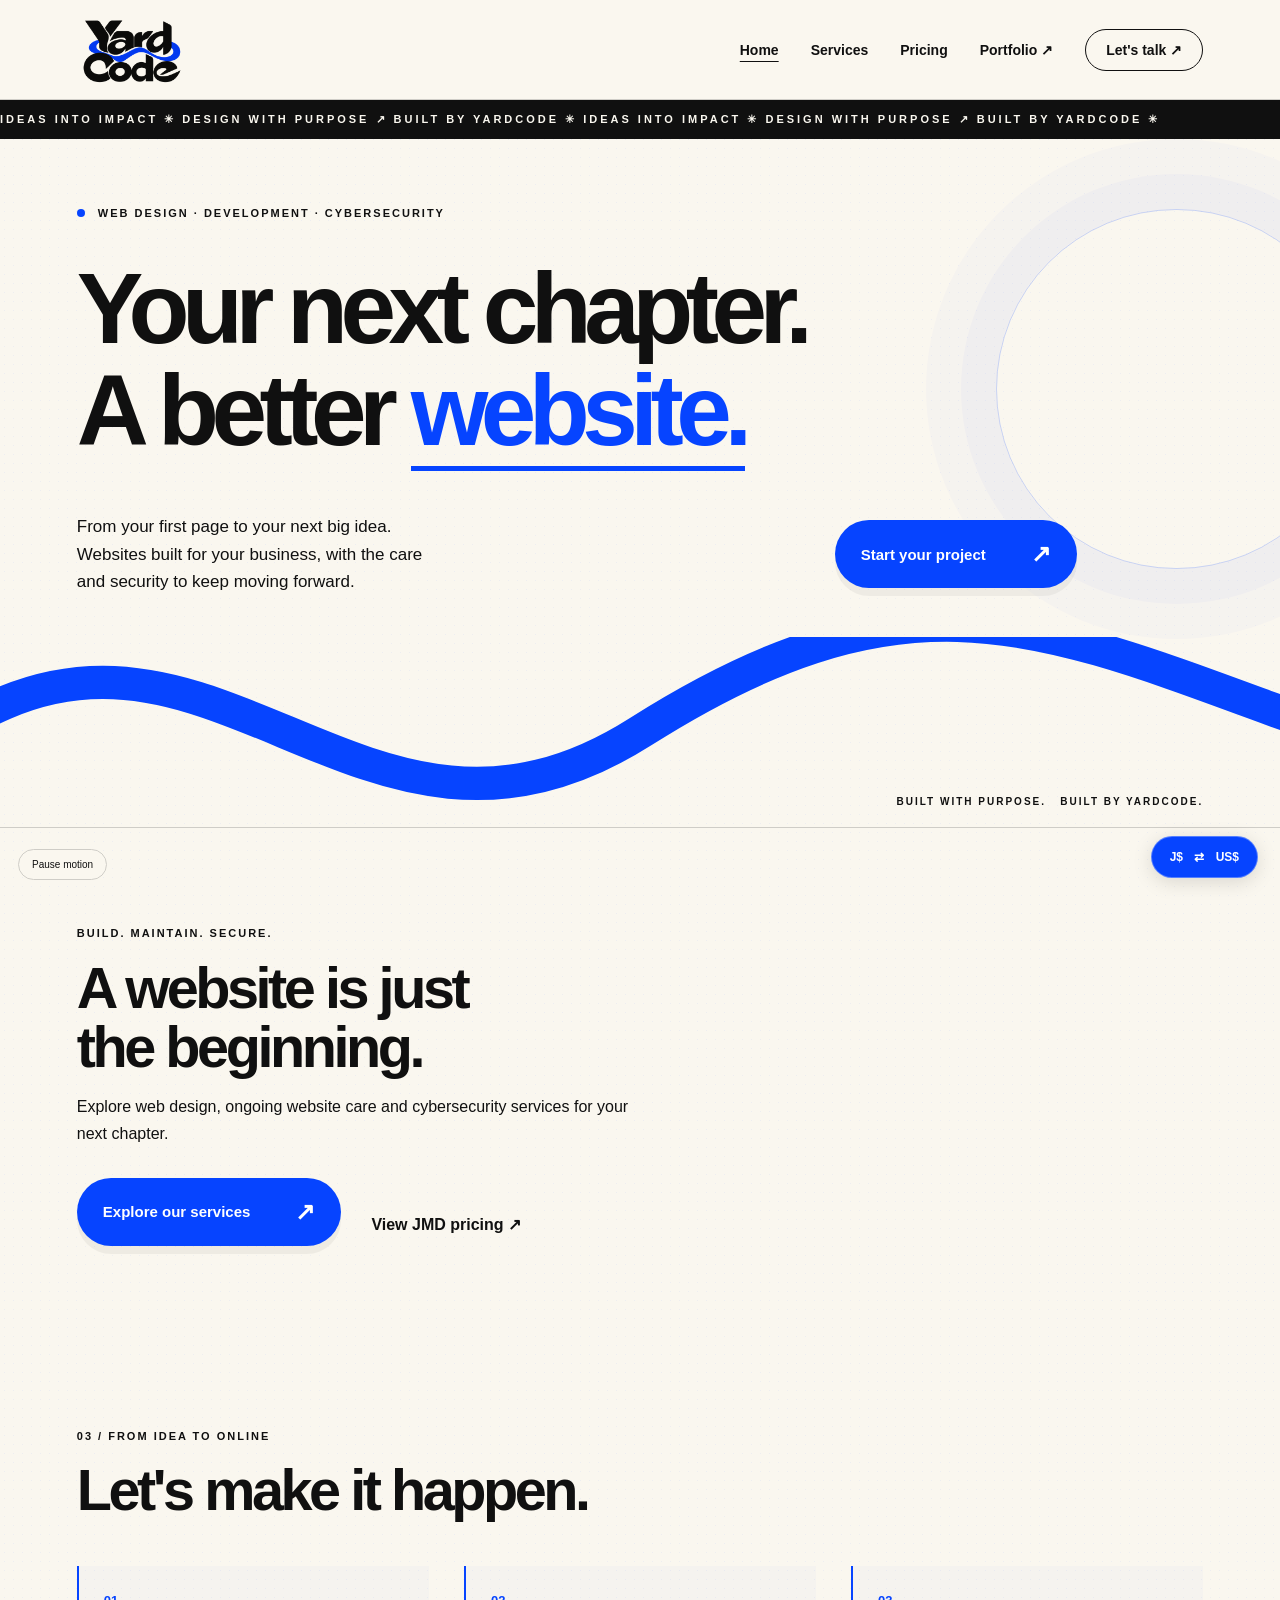
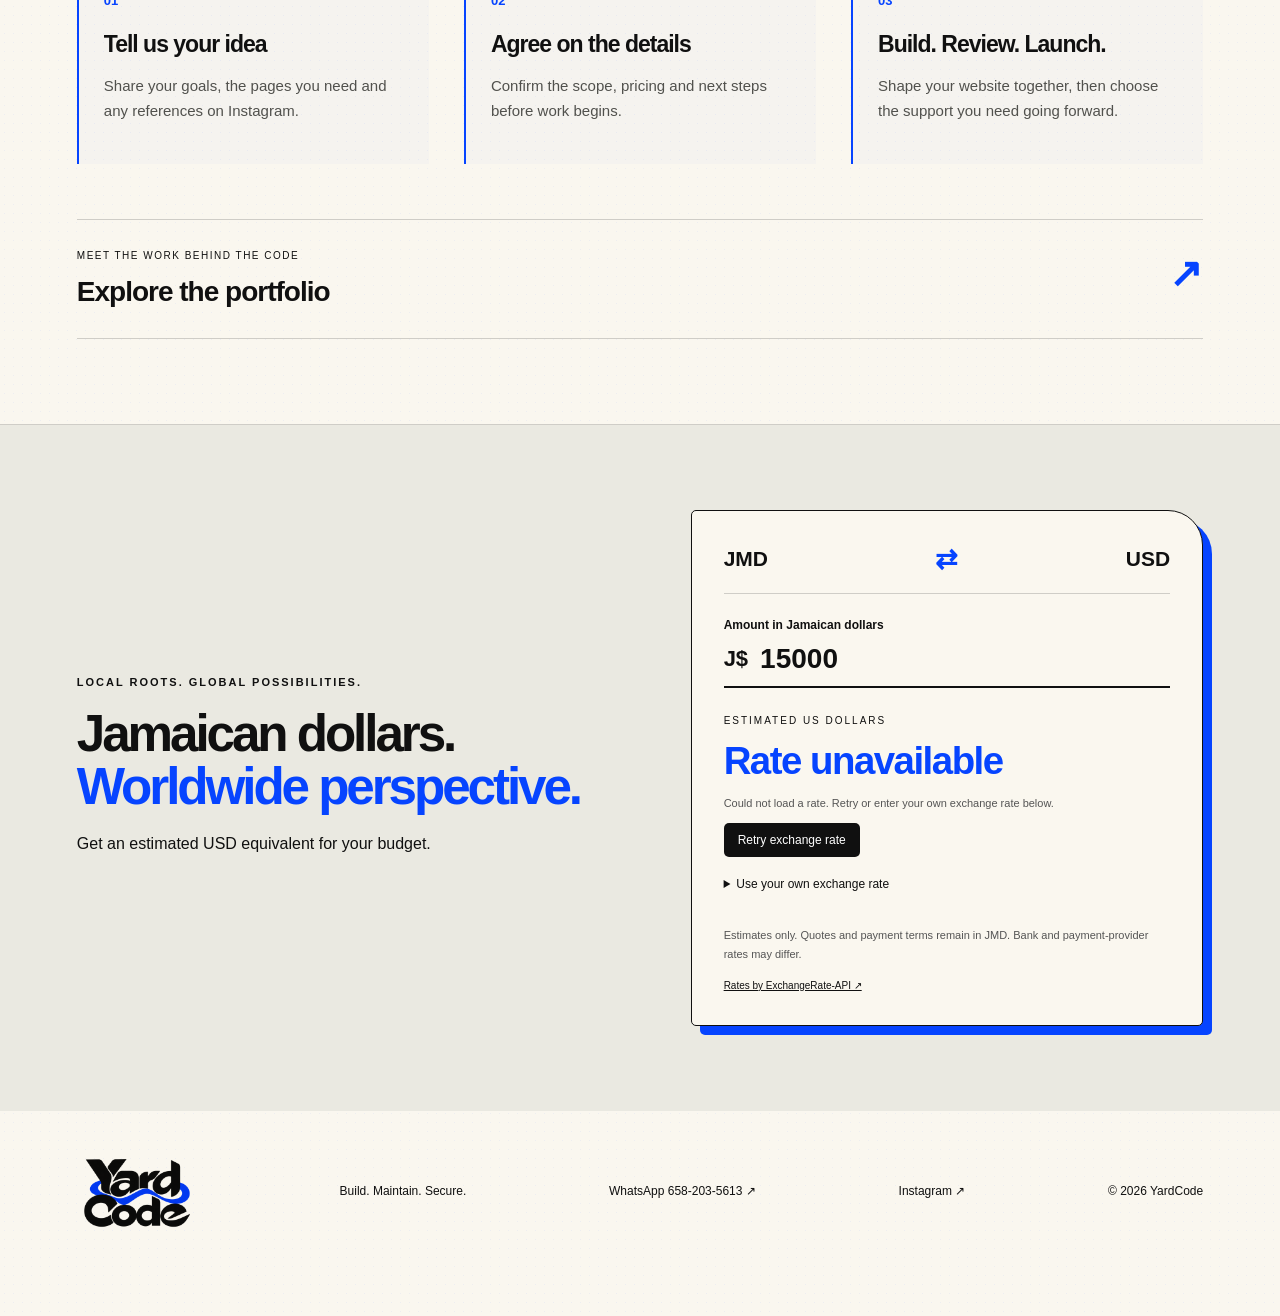
<file: index.html>
<!doctype html>
<html lang="en"><head><meta charset="utf-8"><meta name="viewport" content="width=device-width,initial-scale=1"><meta name="description" content="YardCode web design, website maintenance and cybersecurity services. Explore transparent pricing in Jamaican dollars and discuss your project."><meta name="theme-color" content="#0644ff"><title>YardCode — Build. Maintain. Secure.</title><link rel="stylesheet" href="style.css?v=6"><script src="app.js?v=6" defer></script></head>
<body><a class="skip" href="#main">Skip to content</a>
<header><a class="wordmark" href="index.html" aria-label="YardCode home"><img src="assets/yardcode-logo.png" alt="YardCode" width="1536" height="1024"></a><button class="menu" aria-expanded="false" aria-controls="navigation">Menu +</button><nav id="navigation" aria-label="Main navigation"><a href="index.html" aria-current="page">Home</a><a href="services.html">Services</a><a href="pricing.html">Pricing</a><a href="https://kevorwilliams18-a11y.github.io/" target="_blank" rel="noopener noreferrer">Portfolio ↗</a><a class="small-cta" href="contact.html">Let's talk ↗</a></nav></header><aside class="blackweb-bar" data-blackweb aria-label="BlackWeb Month promotion"><span>BLACKWEB MONTH</span><strong>Up to 50% off all services</strong><span>November 1–30, 2026</span><a href="https://wa.me/16582035613?text=Hi%20YardCode!%20I%20would%20like%20a%20BlackWeb%20Month%20promotional%20quote%20for%20November." target="_blank" rel="noopener noreferrer">Get your November quote ↗</a></aside><div class="brand-ticker" aria-hidden="true"><div>IDEAS INTO IMPACT ✳ DESIGN WITH PURPOSE ↗ BUILT BY YARDCODE ✳ IDEAS INTO IMPACT ✳ DESIGN WITH PURPOSE ↗ BUILT BY YARDCODE ✳</div></div>
<main id="main"><section class="section blackweb-feature" data-blackweb aria-labelledby="blackweb-title"><div><p class="eyebrow"><span data-blackweb-status>COMING NOVEMBER 1</span> / NOVEMBER 1–30, 2026</p><h2 id="blackweb-title">BLACK<span>WEB</span><br>MONTH<span class="blackweb-star" aria-hidden="true">✳</span></h2><p class="blackweb-lead">A whole month. A bigger opportunity.</p><p>Bring your next idea online with <strong>up to 50% off everything</strong>—web design & development, website maintenance and cybersecurity services.</p><a class="button light" href="https://wa.me/16582035613?text=Hi%20YardCode!%20I%20would%20like%20a%20BlackWeb%20Month%20promotional%20quote%20for%20November." target="_blank" rel="noopener noreferrer">Ask about BlackWeb Month <span>↗</span></a><p class="blackweb-terms">Promotion runs November 1–30, 2026. Discounts vary by service and agreed scope, up to a maximum of 50%. Message us to confirm your promotional quote. Standard service inclusions and exclusions apply.</p></div><div class="blackweb-discount" aria-label="Up to 50 percent off"><span>UP TO</span><strong>50<span>%</span></strong><b>OFF ALL SERVICES</b><span>BUILD · MAINTAIN · SECURE</span></div></section><section class="hero"><div class="eyebrow"><span class="dot"></span> WEB DESIGN · DEVELOPMENT · CYBERSECURITY</div><h1>Your next chapter.<br>A better <em>website.</em></h1><div class="hero-bottom"><p>From your first page to your next big idea.<br>Websites built for your business, with the care<br class="desktop"> and security to keep moving forward.</p><a class="button" href="contact.html">Start your project <span>↗</span></a></div><div class="hero-art" aria-hidden="true"><svg viewBox="0 0 1200 200" preserveAspectRatio="none"><path d="M-100 150 C180 -140 320 300 600 100 S1000 5 1300 120"/></svg><span>BUILT WITH PURPOSE. &nbsp; BUILT BY YARDCODE.</span></div></section><section class="section home-overview"><p class="eyebrow">BUILD. MAINTAIN. SECURE.</p><h2>A website is just<br>the beginning.</h2><p>Explore web design, ongoing website care and cybersecurity services for your next chapter.</p><div class="page-actions"><a class="button" href="services.html">Explore our services <span>↗</span></a><a class="text-link" href="pricing.html">View JMD pricing ↗</a></div></section><section class="process section"><p class="eyebrow">03 / FROM IDEA TO ONLINE</p><h2>Let's make it happen.</h2><div class="process-grid"><article><b>01</b><h3>Tell us your idea</h3><p>Share your goals, the pages you need and any references on Instagram.</p></article><article><b>02</b><h3>Agree on the details</h3><p>Confirm the scope, pricing and next steps before work begins.</p></article><article><b>03</b><h3>Build. Review. Launch.</h3><p>Shape your website together, then choose the support you need going forward.</p></article></div><a class="portfolio" href="https://kevorwilliams18-a11y.github.io/" target="_blank" rel="noopener noreferrer"><span>MEET THE WORK BEHIND THE CODE</span><strong>Explore the portfolio</strong><b>↗</b></a></section><section class="section currency-section" id="currency-converter"><div><p class="eyebrow">LOCAL ROOTS. GLOBAL POSSIBILITIES.</p><h2>Jamaican dollars.<br><em>Worldwide perspective.</em></h2><p>Get an estimated USD equivalent for your budget.</p></div><div class="converter-card"><div class="converter-heading"><span>JMD</span><b>⇄</b><span>USD</span></div><label for="jmd-amount">Amount in Jamaican dollars</label><div class="amount-field"><span>J$</span><input id="jmd-amount" type="number" min="0" step="any" value="15000" inputmode="decimal"></div><p class="conversion-label">ESTIMATED US DOLLARS</p><output id="usd-result" for="jmd-amount" aria-live="polite">Loading rate…</output><p id="fx-status" role="status">Checking the latest available exchange rate.</p><button type="button" id="fx-retry" hidden>Retry exchange rate</button><details class="manual-rate"><summary>Use your own exchange rate</summary><label for="manual-rate">JMD for 1 USD</label><input id="manual-rate" type="number" min="0.000001" step="any" placeholder="Enter a rate"><button type="button" id="fx-manual">Apply rate</button></details><p class="fx-note">Estimates only. Quotes and payment terms remain in JMD. Bank and payment-provider rates may differ.</p><a href="https://www.exchangerate-api.com" target="_blank" rel="noopener noreferrer">Rates by ExchangeRate-API ↗</a></div></section><a class="converter-fab" href="#currency-converter" aria-label="Open JMD to USD converter">J$ <span>⇄</span> US$</a><button class="motion-toggle" type="button" aria-pressed="false">Pause motion</button></main><footer><a class="wordmark" href="index.html"><img src="assets/yardcode-logo.png" alt="YardCode" width="1536" height="1024"></a><p>Build. Maintain. Secure.</p><a href="https://wa.me/16582035613" target="_blank" rel="noopener noreferrer" aria-label="Message YardCode on WhatsApp at 658 203 5613">WhatsApp 658-203-5613 ↗</a><a class="instagram" href="https://www.instagram.com/yard.code?psln=MWxhOWpmZmo4ZGNocQ==">Instagram ↗</a><small>© <span id="year">2026</span> YardCode</small></footer></body></html>
</file>
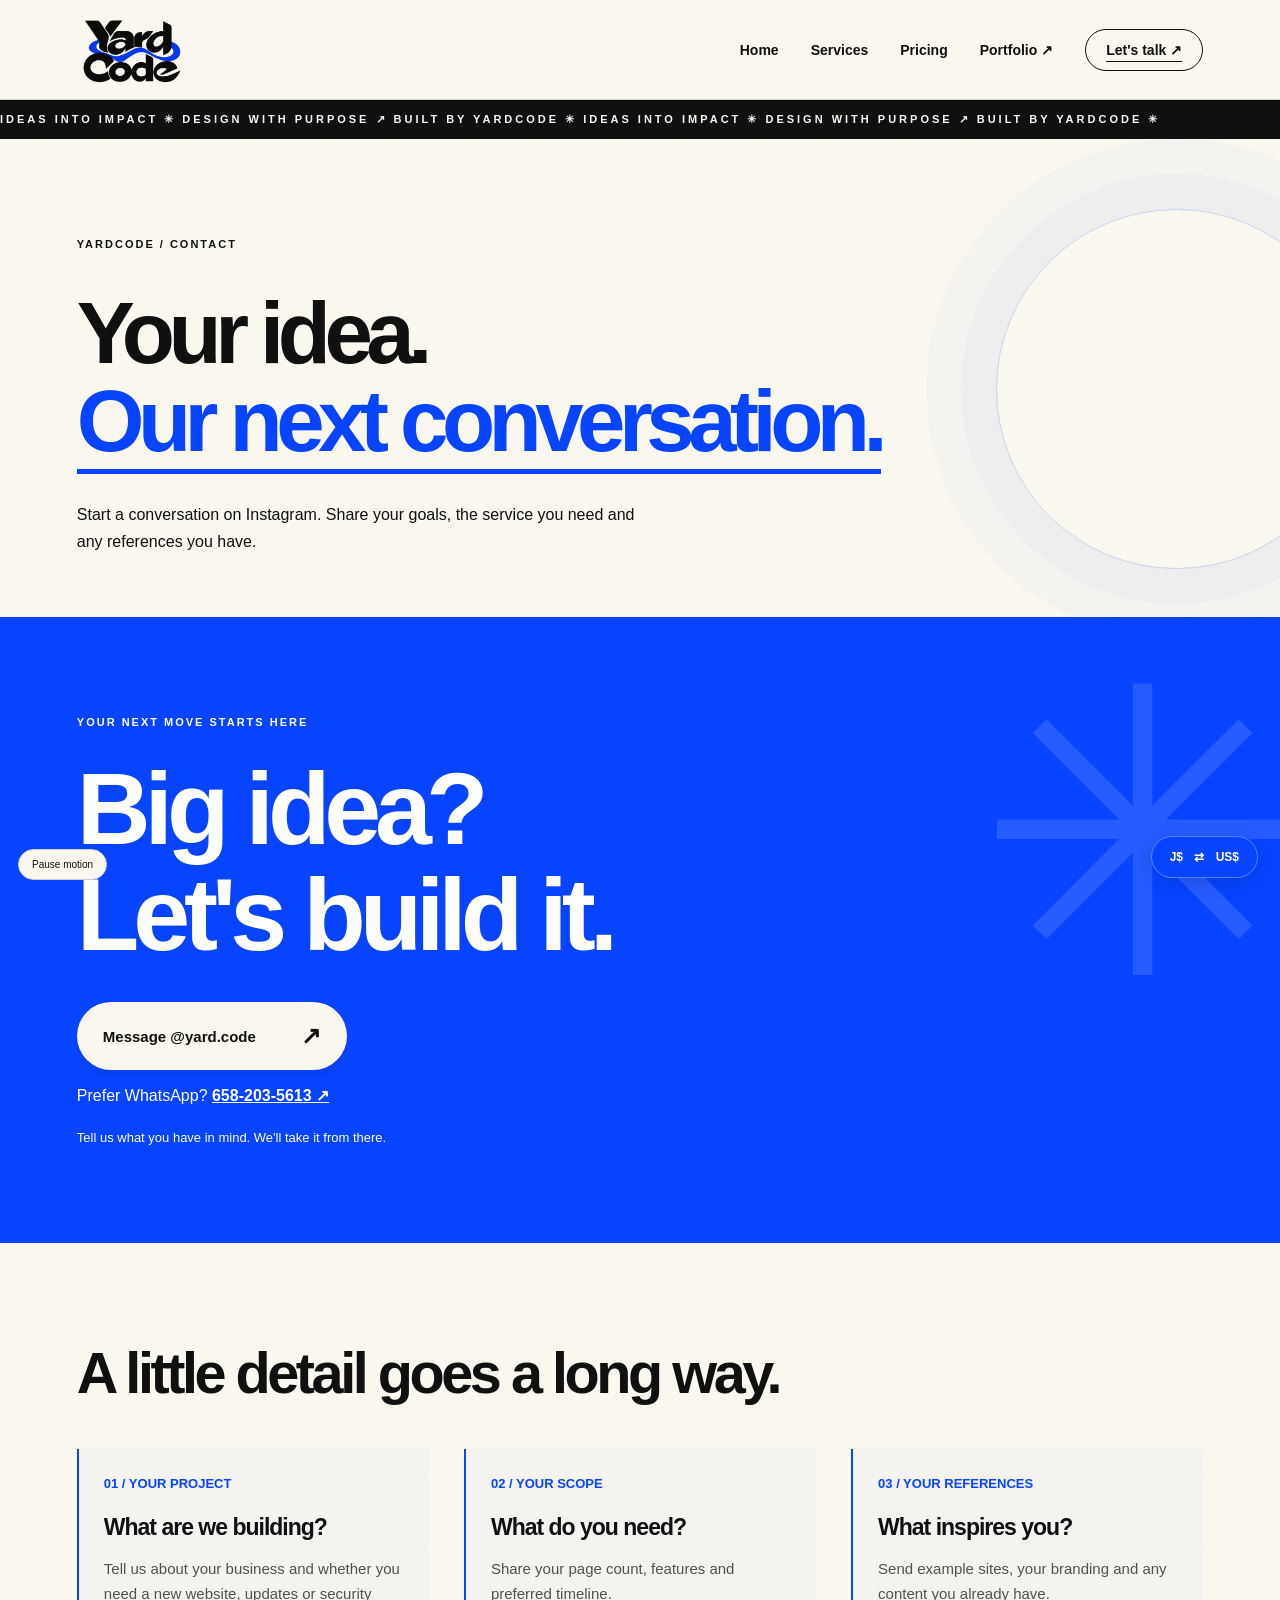
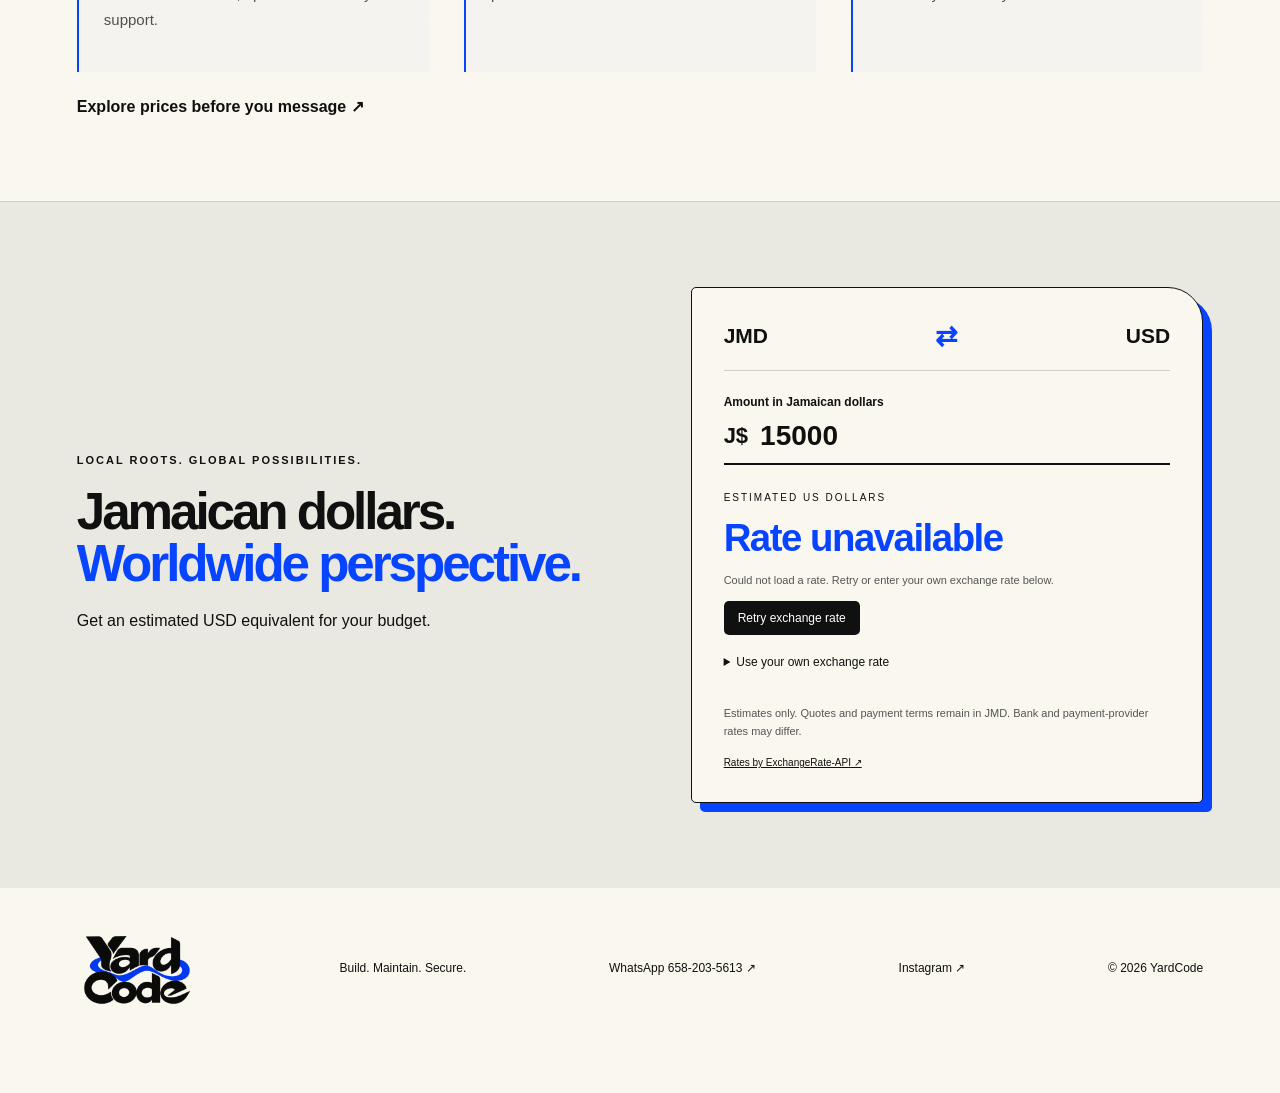
<file: contact.html>
<!doctype html>
<html lang="en"><head><meta charset="utf-8"><meta name="viewport" content="width=device-width,initial-scale=1"><meta name="description" content="YardCode web design, website maintenance and cybersecurity services. Explore transparent pricing in Jamaican dollars and discuss your project."><meta name="theme-color" content="#0644ff"><title>Contact — YardCode</title><link rel="stylesheet" href="style.css?v=6"><script src="app.js?v=6" defer></script></head>
<body><a class="skip" href="#main">Skip to content</a>
<header><a class="wordmark" href="index.html" aria-label="YardCode home"><img src="assets/yardcode-logo.png" alt="YardCode" width="1536" height="1024"></a><button class="menu" aria-expanded="false" aria-controls="navigation">Menu +</button><nav id="navigation" aria-label="Main navigation"><a href="index.html">Home</a><a href="services.html">Services</a><a href="pricing.html">Pricing</a><a href="https://kevorwilliams18-a11y.github.io/" target="_blank" rel="noopener noreferrer">Portfolio ↗</a><a class="small-cta" href="contact.html" aria-current="page">Let's talk ↗</a></nav></header><aside class="blackweb-bar" data-blackweb aria-label="BlackWeb Month promotion"><span>BLACKWEB MONTH</span><strong>Up to 50% off all services</strong><span>November 1–30, 2026</span><a href="https://wa.me/16582035613?text=Hi%20YardCode!%20I%20would%20like%20a%20BlackWeb%20Month%20promotional%20quote%20for%20November." target="_blank" rel="noopener noreferrer">Get your November quote ↗</a></aside><div class="brand-ticker" aria-hidden="true"><div>IDEAS INTO IMPACT ✳ DESIGN WITH PURPOSE ↗ BUILT BY YARDCODE ✳ IDEAS INTO IMPACT ✳ DESIGN WITH PURPOSE ↗ BUILT BY YARDCODE ✳</div></div>
<main id="main"><section class="page-intro section"><p class="eyebrow">YARDCODE / CONTACT</p><h1>Your idea.<br><em>Our next conversation.</em></h1><p>Start a conversation on Instagram. Share your goals, the service you need and any references you have.</p></section><section class="contact section" id="contact"><p class="eyebrow">YOUR NEXT MOVE STARTS HERE</p><h2>Big idea?<br>Let's build it.</h2><a class="button light instagram" href="https://www.instagram.com/yard.code?psln=MWxhOWpmZmo4ZGNocQ==">Message @yard.code <span>↗</span></a><p>Prefer WhatsApp? <a href="https://wa.me/16582035613" target="_blank" rel="noopener noreferrer" style="font-weight:700;text-decoration:underline" aria-label="Message YardCode on WhatsApp at 658 203 5613">658-203-5613 ↗</a></p><p>Tell us what you have in mind. We'll take it from there.</p></section><section class="section"><h2>A little detail goes a long way.</h2><div class="process-grid"><article><b>01 / YOUR PROJECT</b><h3>What are we building?</h3><p>Tell us about your business and whether you need a new website, updates or security support.</p></article><article><b>02 / YOUR SCOPE</b><h3>What do you need?</h3><p>Share your page count, features and preferred timeline.</p></article><article><b>03 / YOUR REFERENCES</b><h3>What inspires you?</h3><p>Send example sites, your branding and any content you already have.</p></article></div><a class="text-link" href="pricing.html">Explore prices before you message ↗</a></section><section class="section currency-section" id="currency-converter"><div><p class="eyebrow">LOCAL ROOTS. GLOBAL POSSIBILITIES.</p><h2>Jamaican dollars.<br><em>Worldwide perspective.</em></h2><p>Get an estimated USD equivalent for your budget.</p></div><div class="converter-card"><div class="converter-heading"><span>JMD</span><b>⇄</b><span>USD</span></div><label for="jmd-amount">Amount in Jamaican dollars</label><div class="amount-field"><span>J$</span><input id="jmd-amount" type="number" min="0" step="any" value="15000" inputmode="decimal"></div><p class="conversion-label">ESTIMATED US DOLLARS</p><output id="usd-result" for="jmd-amount" aria-live="polite">Loading rate…</output><p id="fx-status" role="status">Checking the latest available exchange rate.</p><button type="button" id="fx-retry" hidden>Retry exchange rate</button><details class="manual-rate"><summary>Use your own exchange rate</summary><label for="manual-rate">JMD for 1 USD</label><input id="manual-rate" type="number" min="0.000001" step="any" placeholder="Enter a rate"><button type="button" id="fx-manual">Apply rate</button></details><p class="fx-note">Estimates only. Quotes and payment terms remain in JMD. Bank and payment-provider rates may differ.</p><a href="https://www.exchangerate-api.com" target="_blank" rel="noopener noreferrer">Rates by ExchangeRate-API ↗</a></div></section><a class="converter-fab" href="#currency-converter" aria-label="Open JMD to USD converter">J$ <span>⇄</span> US$</a><button class="motion-toggle" type="button" aria-pressed="false">Pause motion</button></main><footer><a class="wordmark" href="index.html"><img src="assets/yardcode-logo.png" alt="YardCode" width="1536" height="1024"></a><p>Build. Maintain. Secure.</p><a href="https://wa.me/16582035613" target="_blank" rel="noopener noreferrer" aria-label="Message YardCode on WhatsApp at 658 203 5613">WhatsApp 658-203-5613 ↗</a><a class="instagram" href="https://www.instagram.com/yard.code?psln=MWxhOWpmZmo4ZGNocQ==">Instagram ↗</a><small>© <span id="year">2026</span> YardCode</small></footer></body></html>
</file>
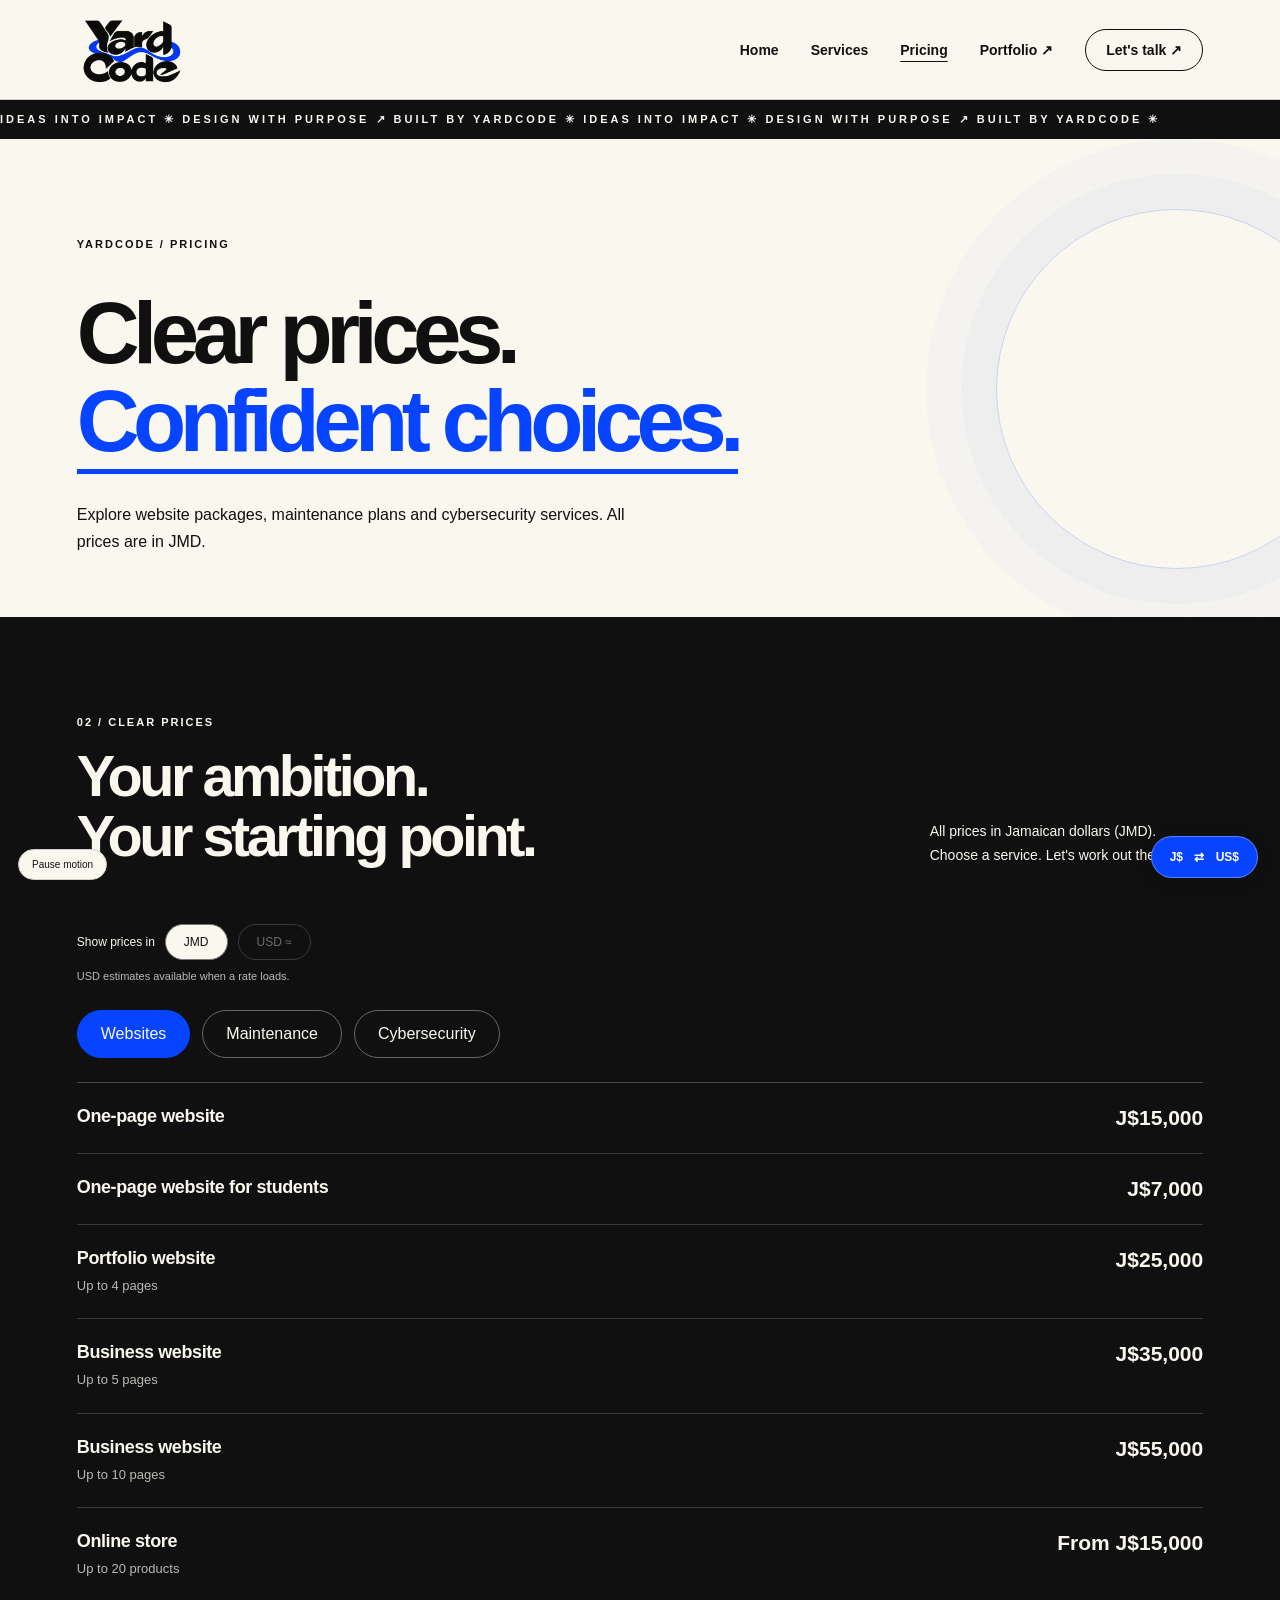
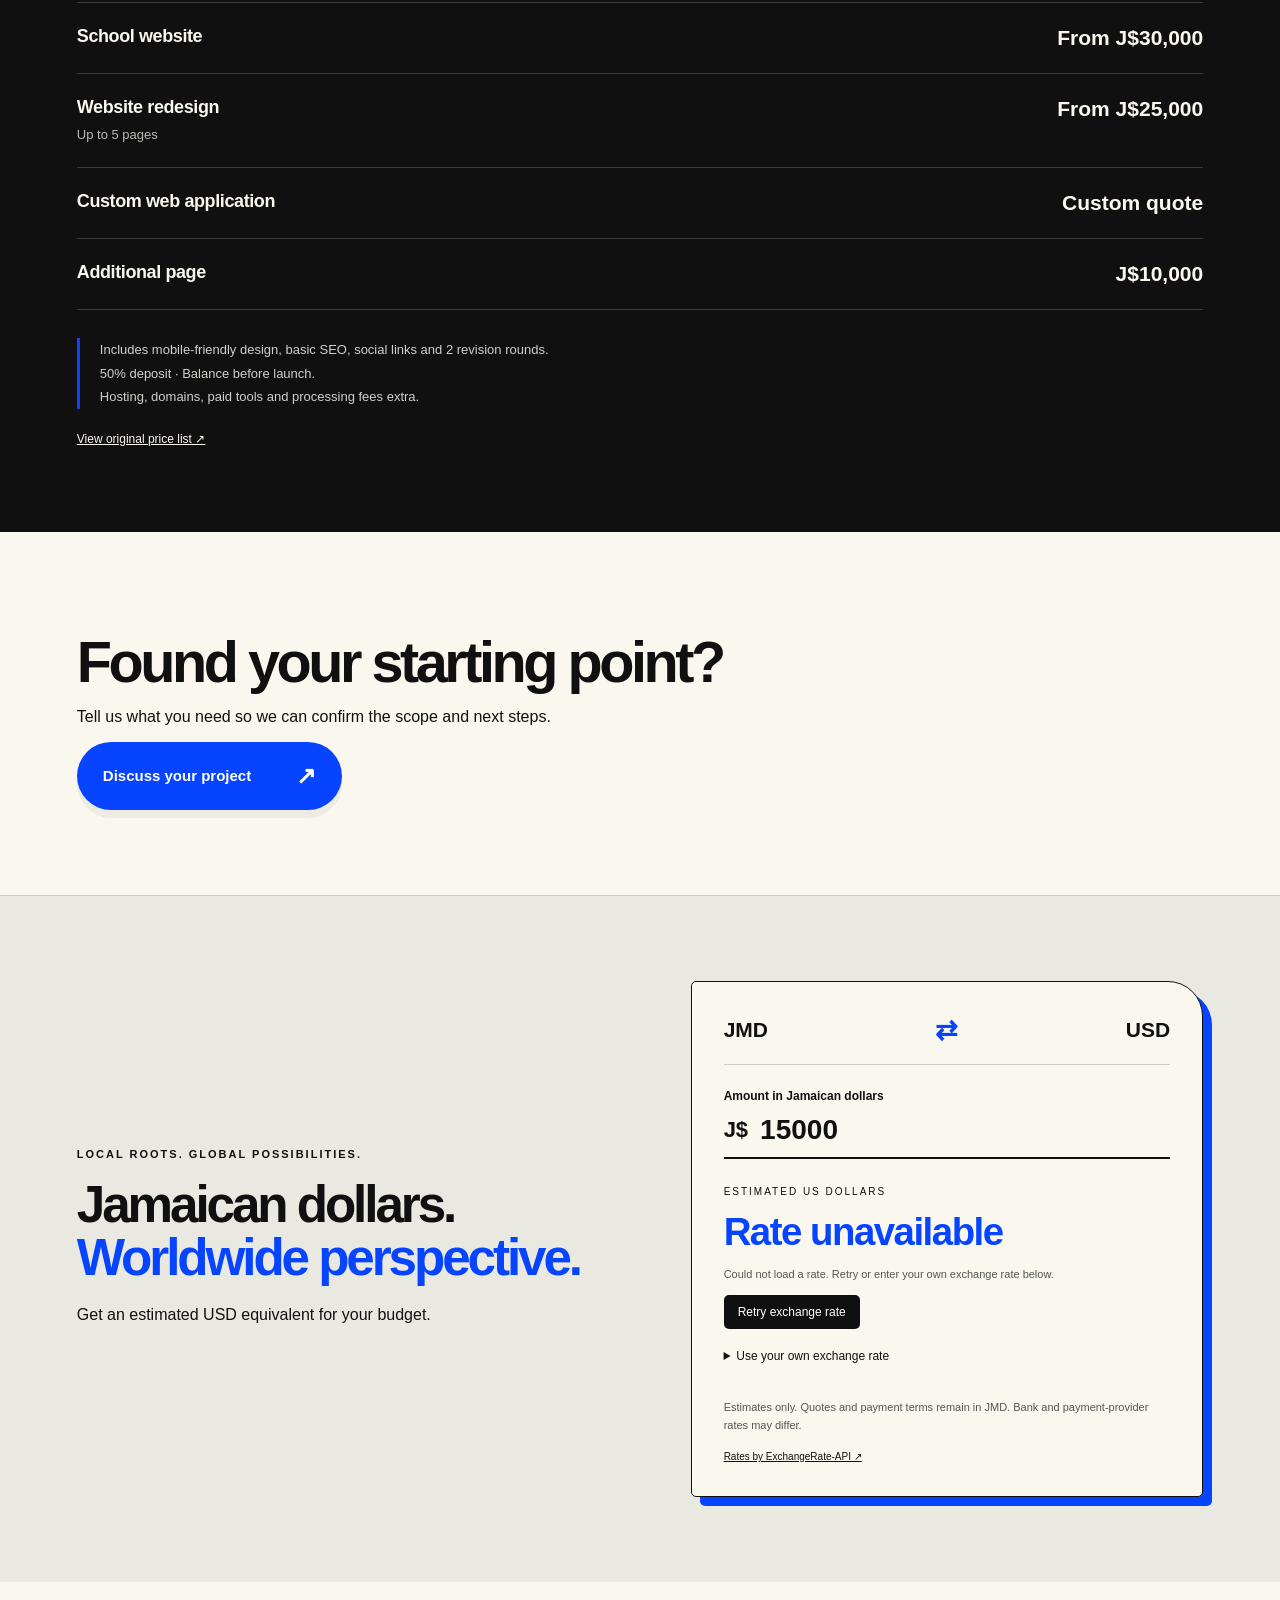
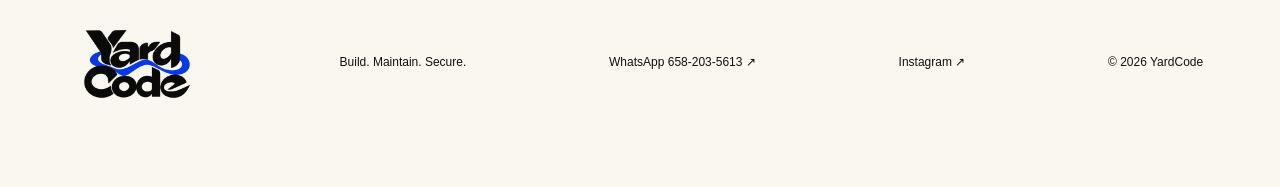
<file: pricing.html>
<!doctype html>
<html lang="en"><head><meta charset="utf-8"><meta name="viewport" content="width=device-width,initial-scale=1"><meta name="description" content="YardCode web design, website maintenance and cybersecurity services. Explore transparent pricing in Jamaican dollars and discuss your project."><meta name="theme-color" content="#0644ff"><title>Pricing in JMD — YardCode</title><link rel="stylesheet" href="style.css?v=6"><script src="app.js?v=6" defer></script></head>
<body><a class="skip" href="#main">Skip to content</a>
<header><a class="wordmark" href="index.html" aria-label="YardCode home"><img src="assets/yardcode-logo.png" alt="YardCode" width="1536" height="1024"></a><button class="menu" aria-expanded="false" aria-controls="navigation">Menu +</button><nav id="navigation" aria-label="Main navigation"><a href="index.html">Home</a><a href="services.html">Services</a><a href="pricing.html" aria-current="page">Pricing</a><a href="https://kevorwilliams18-a11y.github.io/" target="_blank" rel="noopener noreferrer">Portfolio ↗</a><a class="small-cta" href="contact.html">Let's talk ↗</a></nav></header><aside class="blackweb-bar" data-blackweb aria-label="BlackWeb Month promotion"><span>BLACKWEB MONTH</span><strong>Up to 50% off all services</strong><span>November 1–30, 2026</span><a href="https://wa.me/16582035613?text=Hi%20YardCode!%20I%20would%20like%20a%20BlackWeb%20Month%20promotional%20quote%20for%20November." target="_blank" rel="noopener noreferrer">Get your November quote ↗</a></aside><div class="brand-ticker" aria-hidden="true"><div>IDEAS INTO IMPACT ✳ DESIGN WITH PURPOSE ↗ BUILT BY YARDCODE ✳ IDEAS INTO IMPACT ✳ DESIGN WITH PURPOSE ↗ BUILT BY YARDCODE ✳</div></div>
<main id="main"><section class="page-intro section"><p class="eyebrow">YARDCODE / PRICING</p><h1>Clear prices.<br><em>Confident choices.</em></h1><p>Explore website packages, maintenance plans and cybersecurity services. All prices are in JMD.</p></section><section class="pricing section" id="pricing"><div class="section-top"><div><p class="eyebrow">02 / CLEAR PRICES</p><h2>Your ambition.<br>Your starting point.</h2></div><p>All prices in Jamaican dollars (JMD).<br>Choose a service. Let's work out the details.</p></div><div class="blackweb-pricing-note" data-blackweb><strong>BlackWeb Month · November 1–30</strong><p>Up to 50% off all services. Prices below are standard prices; ask us for your promotional quote.</p><a href="https://wa.me/16582035613?text=Hi%20YardCode!%20I%20would%20like%20a%20BlackWeb%20Month%20promotional%20quote%20for%20November." target="_blank" rel="noopener noreferrer">Get a BlackWeb Month quote ↗</a></div><div class="currency-switch" role="group" aria-label="Price currency"><span>Show prices in</span><button data-currency="JMD" aria-pressed="true">JMD</button><button data-currency="USD" aria-pressed="false" disabled>USD ≈</button><span id="pricing-fx-note">USD estimates available when a rate loads.</span></div><div class="tabs" role="tablist" aria-label="Pricing categories"><button id="tab-web" role="tab" aria-selected="true" aria-controls="price-panel" data-category="web">Websites</button><button id="tab-care" role="tab" aria-selected="false" aria-controls="price-panel" data-category="care" tabindex="-1">Maintenance</button><button id="tab-security" role="tab" aria-selected="false" aria-controls="price-panel" data-category="security" tabindex="-1">Cybersecurity</button></div><div id="price-panel" role="tabpanel" aria-labelledby="tab-web" tabindex="0"><div id="price-list"></div><div class="terms" id="terms"></div><a id="price-reference" href="assets/web-prices.jpeg" target="_blank" rel="noopener">View original price list ↗</a></div></section><section class="section"><h2>Found your starting point?</h2><p>Tell us what you need so we can confirm the scope and next steps.</p><a class="button" href="contact.html">Discuss your project <span>↗</span></a></section><section class="section currency-section" id="currency-converter"><div><p class="eyebrow">LOCAL ROOTS. GLOBAL POSSIBILITIES.</p><h2>Jamaican dollars.<br><em>Worldwide perspective.</em></h2><p>Get an estimated USD equivalent for your budget.</p></div><div class="converter-card"><div class="converter-heading"><span>JMD</span><b>⇄</b><span>USD</span></div><label for="jmd-amount">Amount in Jamaican dollars</label><div class="amount-field"><span>J$</span><input id="jmd-amount" type="number" min="0" step="any" value="15000" inputmode="decimal"></div><p class="conversion-label">ESTIMATED US DOLLARS</p><output id="usd-result" for="jmd-amount" aria-live="polite">Loading rate…</output><p id="fx-status" role="status">Checking the latest available exchange rate.</p><button type="button" id="fx-retry" hidden>Retry exchange rate</button><details class="manual-rate"><summary>Use your own exchange rate</summary><label for="manual-rate">JMD for 1 USD</label><input id="manual-rate" type="number" min="0.000001" step="any" placeholder="Enter a rate"><button type="button" id="fx-manual">Apply rate</button></details><p class="fx-note">Estimates only. Quotes and payment terms remain in JMD. Bank and payment-provider rates may differ.</p><a href="https://www.exchangerate-api.com" target="_blank" rel="noopener noreferrer">Rates by ExchangeRate-API ↗</a></div></section><a class="converter-fab" href="#currency-converter" aria-label="Open JMD to USD converter">J$ <span>⇄</span> US$</a><button class="motion-toggle" type="button" aria-pressed="false">Pause motion</button></main><footer><a class="wordmark" href="index.html"><img src="assets/yardcode-logo.png" alt="YardCode" width="1536" height="1024"></a><p>Build. Maintain. Secure.</p><a href="https://wa.me/16582035613" target="_blank" rel="noopener noreferrer" aria-label="Message YardCode on WhatsApp at 658 203 5613">WhatsApp 658-203-5613 ↗</a><a class="instagram" href="https://www.instagram.com/yard.code?psln=MWxhOWpmZmo4ZGNocQ==">Instagram ↗</a><small>© <span id="year">2026</span> YardCode</small></footer></body></html>
</file>
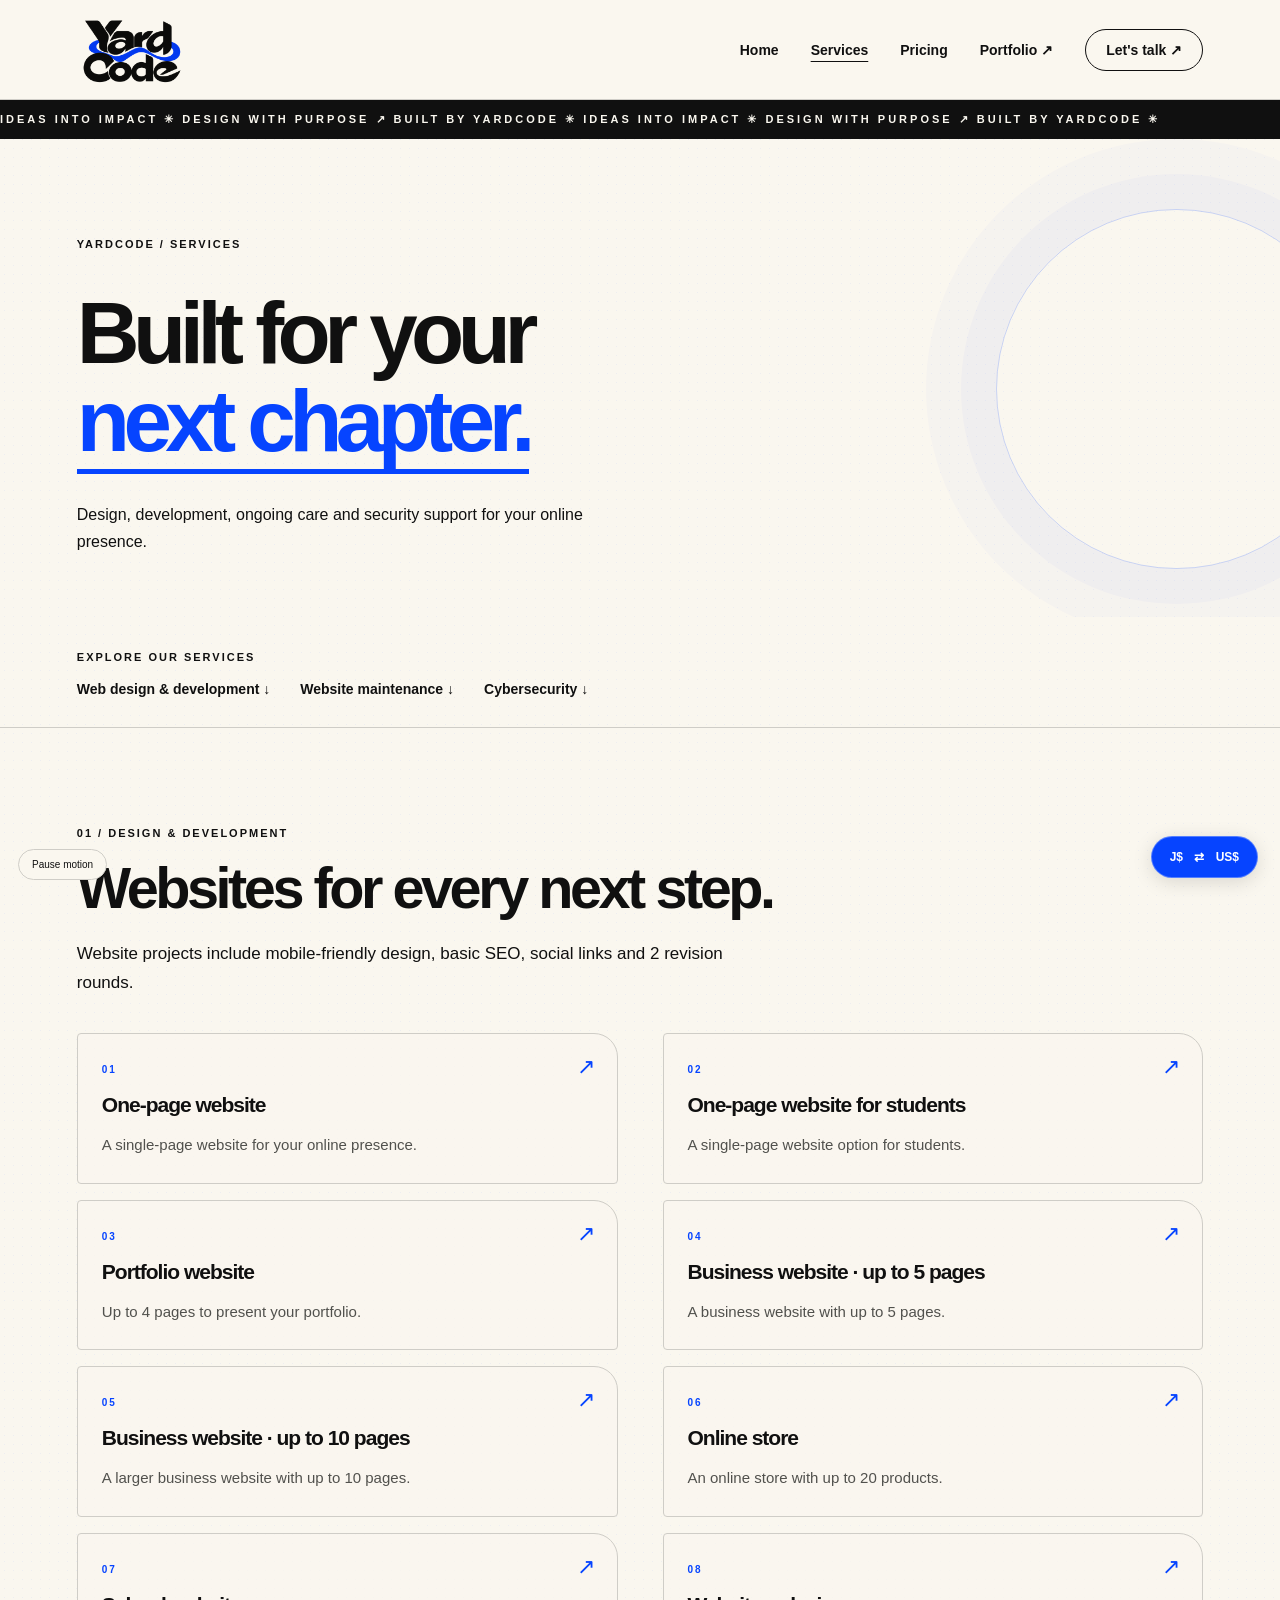
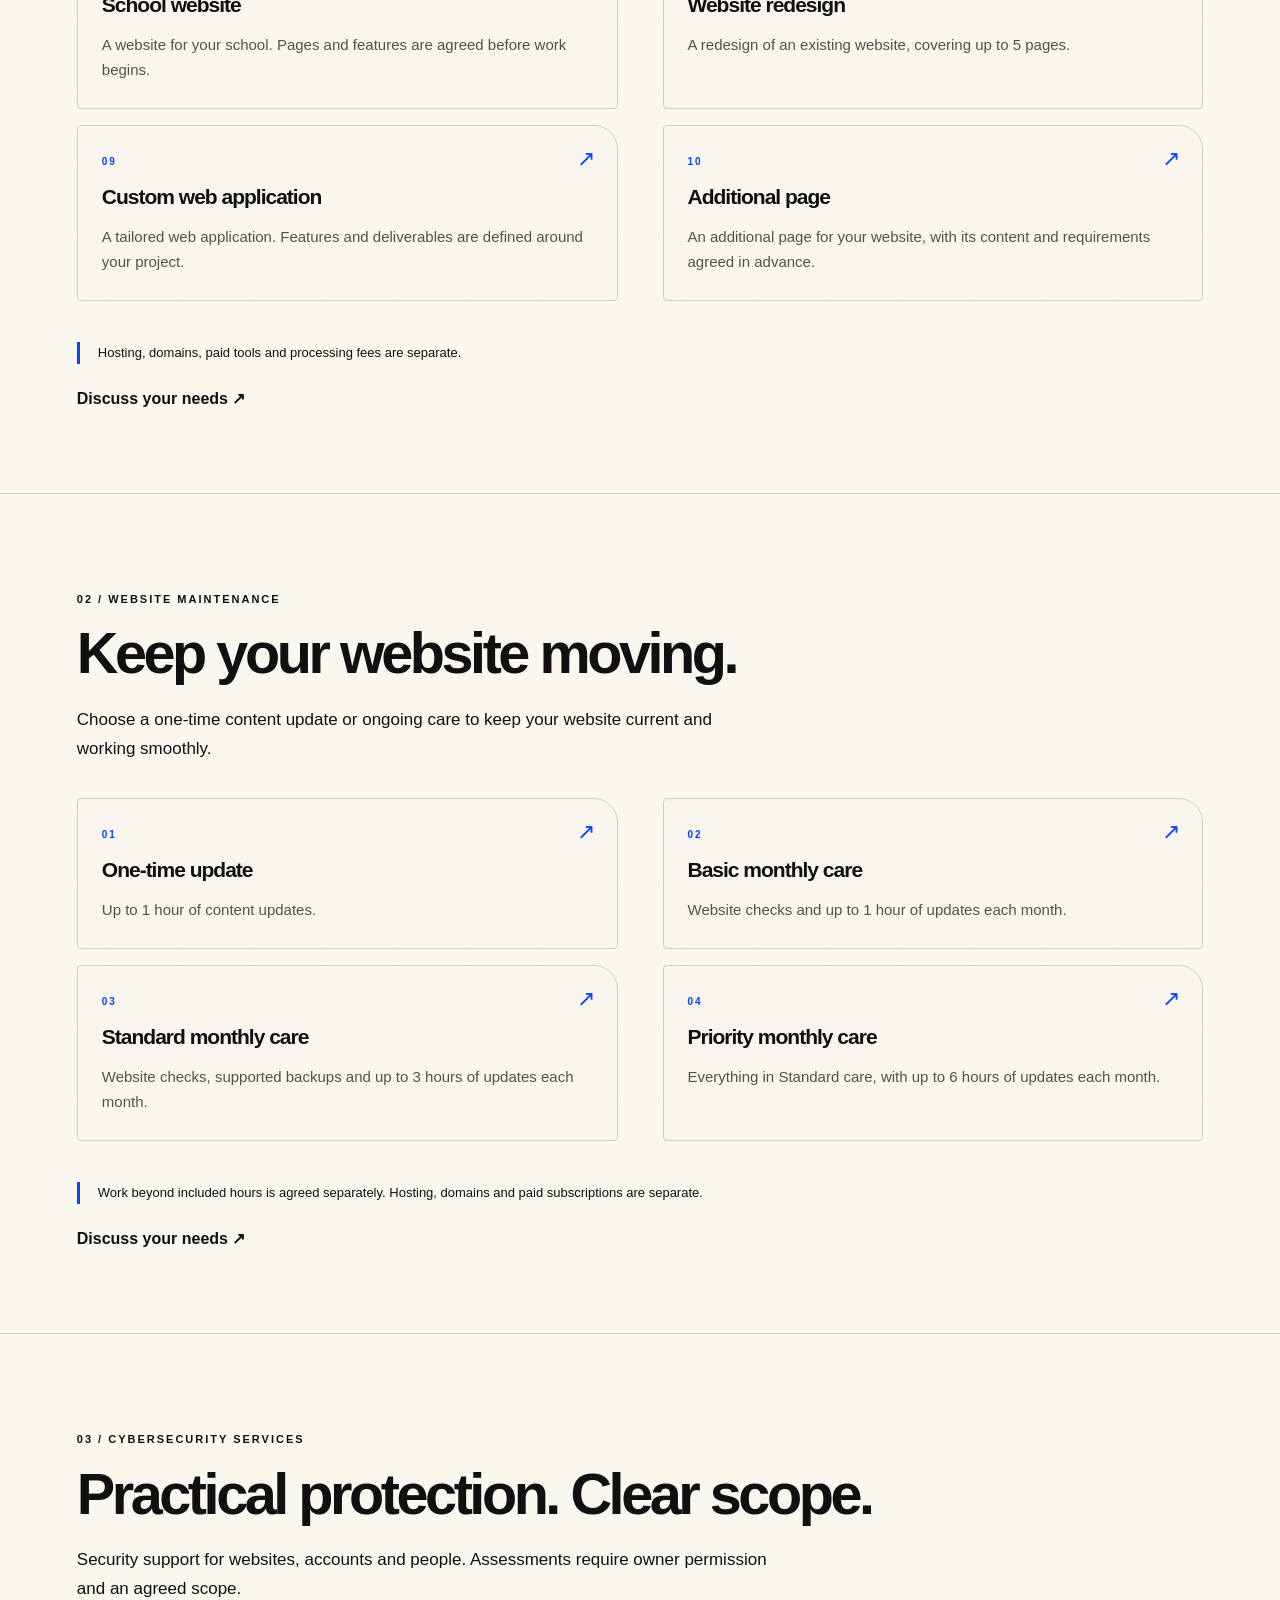
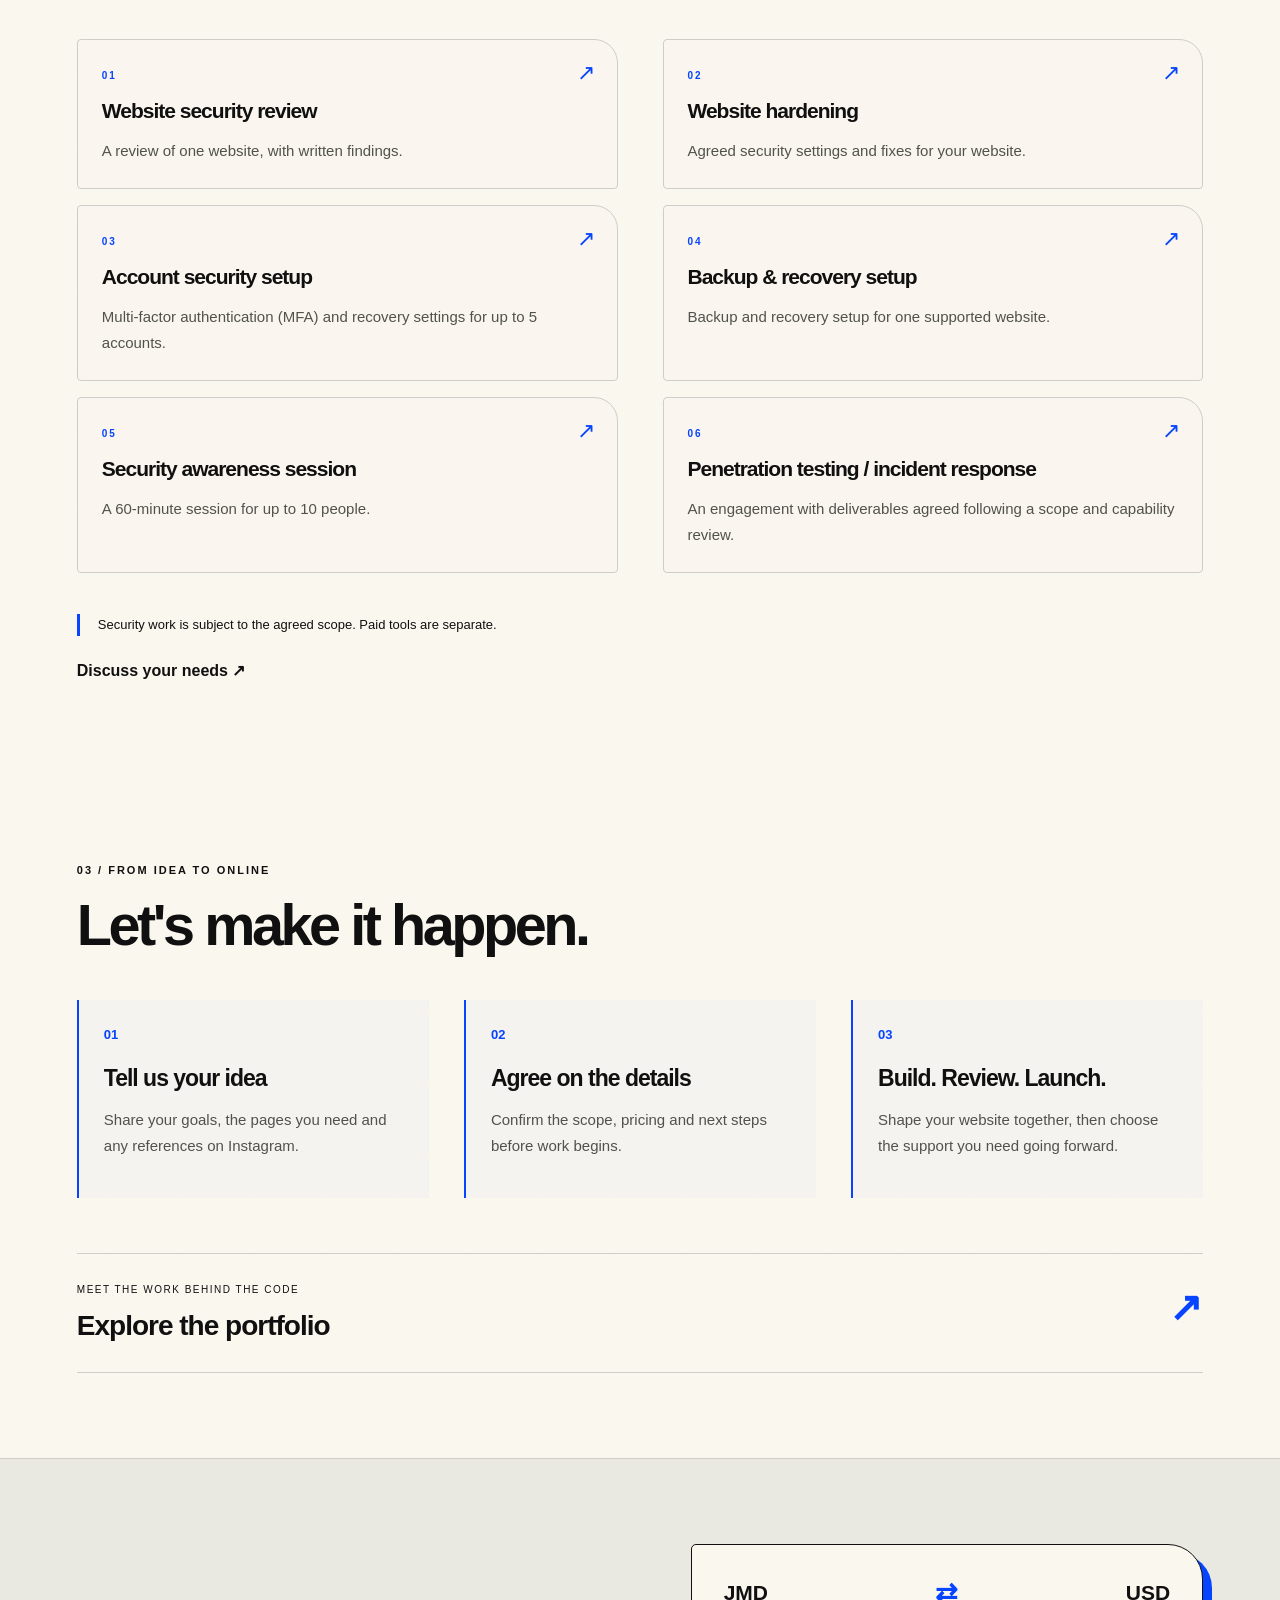
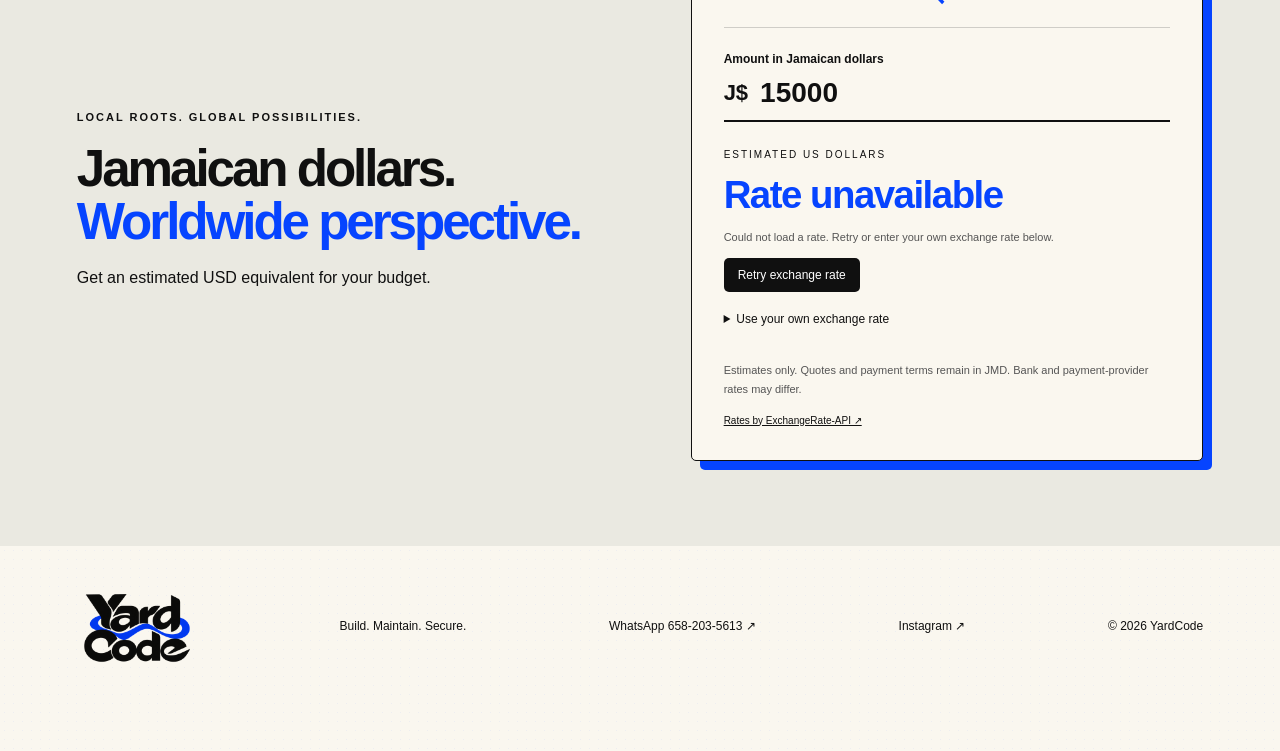
<file: services.html>
<!doctype html>
<html lang="en"><head><meta charset="utf-8"><meta name="viewport" content="width=device-width,initial-scale=1"><meta name="description" content="Explore all YardCode web design, development, website maintenance and cybersecurity services, including package scopes and deliverables."><meta name="theme-color" content="#0644ff"><title>Services — YardCode</title><link rel="stylesheet" href="style.css?v=6"><script src="app.js?v=6" defer></script></head>
<body><a class="skip" href="#main">Skip to content</a>
<header><a class="wordmark" href="index.html" aria-label="YardCode home"><img src="assets/yardcode-logo.png" alt="YardCode" width="1536" height="1024"></a><button class="menu" aria-expanded="false" aria-controls="navigation">Menu +</button><nav id="navigation" aria-label="Main navigation"><a href="index.html">Home</a><a href="services.html" aria-current="page">Services</a><a href="pricing.html">Pricing</a><a href="https://kevorwilliams18-a11y.github.io/" target="_blank" rel="noopener noreferrer">Portfolio ↗</a><a class="small-cta" href="contact.html">Let's talk ↗</a></nav></header><aside class="blackweb-bar" data-blackweb aria-label="BlackWeb Month promotion"><span>BLACKWEB MONTH</span><strong>Up to 50% off all services</strong><span>November 1–30, 2026</span><a href="https://wa.me/16582035613?text=Hi%20YardCode!%20I%20would%20like%20a%20BlackWeb%20Month%20promotional%20quote%20for%20November." target="_blank" rel="noopener noreferrer">Get your November quote ↗</a></aside><div class="brand-ticker" aria-hidden="true"><div>IDEAS INTO IMPACT ✳ DESIGN WITH PURPOSE ↗ BUILT BY YARDCODE ✳ IDEAS INTO IMPACT ✳ DESIGN WITH PURPOSE ↗ BUILT BY YARDCODE ✳</div></div>
<main id="main"><section class="page-intro section"><p class="eyebrow">YARDCODE / SERVICES</p><h1>Built for your<br><em>next chapter.</em></h1><p>Design, development, ongoing care and security support for your online presence.</p></section><section class="section service-jump"><p class="eyebrow">EXPLORE OUR SERVICES</p><div class="page-actions"><a href="#web-design">Web design & development ↓</a><a href="#maintenance">Website maintenance ↓</a><a href="#cybersecurity">Cybersecurity ↓</a></div></section><section class="section service-catalog" id="web-design"><p class="eyebrow">01 / DESIGN & DEVELOPMENT</p><h2>Websites for every next step.</h2><p class="catalog-intro">Website projects include mobile-friendly design, basic SEO, social links and 2 revision rounds.</p><div class="catalog-grid"><article><h3>One-page website</h3><p>A single-page website for your online presence.</p></article><article><h3>One-page website for students</h3><p>A single-page website option for students.</p></article><article><h3>Portfolio website</h3><p>Up to 4 pages to present your portfolio.</p></article><article><h3>Business website · up to 5 pages</h3><p>A business website with up to 5 pages.</p></article><article><h3>Business website · up to 10 pages</h3><p>A larger business website with up to 10 pages.</p></article><article><h3>Online store</h3><p>An online store with up to 20 products.</p></article><article><h3>School website</h3><p>A website for your school. Pages and features are agreed before work begins.</p></article><article><h3>Website redesign</h3><p>A redesign of an existing website, covering up to 5 pages.</p></article><article><h3>Custom web application</h3><p>A tailored web application. Features and deliverables are defined around your project.</p></article><article><h3>Additional page</h3><p>An additional page for your website, with its content and requirements agreed in advance.</p></article></div><p class="catalog-note">Hosting, domains, paid tools and processing fees are separate.</p><a class="text-link" href="contact.html">Discuss your needs ↗</a></section><section class="section service-catalog" id="maintenance"><p class="eyebrow">02 / WEBSITE MAINTENANCE</p><h2>Keep your website moving.</h2><p class="catalog-intro">Choose a one-time content update or ongoing care to keep your website current and working smoothly.</p><div class="catalog-grid"><article><h3>One-time update</h3><p>Up to 1 hour of content updates.</p></article><article><h3>Basic monthly care</h3><p>Website checks and up to 1 hour of updates each month.</p></article><article><h3>Standard monthly care</h3><p>Website checks, supported backups and up to 3 hours of updates each month.</p></article><article><h3>Priority monthly care</h3><p>Everything in Standard care, with up to 6 hours of updates each month.</p></article></div><p class="catalog-note">Work beyond included hours is agreed separately. Hosting, domains and paid subscriptions are separate.</p><a class="text-link" href="contact.html">Discuss your needs ↗</a></section><section class="section service-catalog" id="cybersecurity"><p class="eyebrow">03 / CYBERSECURITY SERVICES</p><h2>Practical protection. Clear scope.</h2><p class="catalog-intro">Security support for websites, accounts and people. Assessments require owner permission and an agreed scope.</p><div class="catalog-grid"><article><h3>Website security review</h3><p>A review of one website, with written findings.</p></article><article><h3>Website hardening</h3><p>Agreed security settings and fixes for your website.</p></article><article><h3>Account security setup</h3><p>Multi-factor authentication (MFA) and recovery settings for up to 5 accounts.</p></article><article><h3>Backup & recovery setup</h3><p>Backup and recovery setup for one supported website.</p></article><article><h3>Security awareness session</h3><p>A 60-minute session for up to 10 people.</p></article><article><h3>Penetration testing / incident response</h3><p>An engagement with deliverables agreed following a scope and capability review.</p></article></div><p class="catalog-note">Security work is subject to the agreed scope. Paid tools are separate.</p><a class="text-link" href="contact.html">Discuss your needs ↗</a></section><section class="process section"><p class="eyebrow">03 / FROM IDEA TO ONLINE</p><h2>Let's make it happen.</h2><div class="process-grid"><article><b>01</b><h3>Tell us your idea</h3><p>Share your goals, the pages you need and any references on Instagram.</p></article><article><b>02</b><h3>Agree on the details</h3><p>Confirm the scope, pricing and next steps before work begins.</p></article><article><b>03</b><h3>Build. Review. Launch.</h3><p>Shape your website together, then choose the support you need going forward.</p></article></div><a class="portfolio" href="https://kevorwilliams18-a11y.github.io/" target="_blank" rel="noopener noreferrer"><span>MEET THE WORK BEHIND THE CODE</span><strong>Explore the portfolio</strong><b>↗</b></a></section><section class="section currency-section" id="currency-converter"><div><p class="eyebrow">LOCAL ROOTS. GLOBAL POSSIBILITIES.</p><h2>Jamaican dollars.<br><em>Worldwide perspective.</em></h2><p>Get an estimated USD equivalent for your budget.</p></div><div class="converter-card"><div class="converter-heading"><span>JMD</span><b>⇄</b><span>USD</span></div><label for="jmd-amount">Amount in Jamaican dollars</label><div class="amount-field"><span>J$</span><input id="jmd-amount" type="number" min="0" step="any" value="15000" inputmode="decimal"></div><p class="conversion-label">ESTIMATED US DOLLARS</p><output id="usd-result" for="jmd-amount" aria-live="polite">Loading rate…</output><p id="fx-status" role="status">Checking the latest available exchange rate.</p><button type="button" id="fx-retry" hidden>Retry exchange rate</button><details class="manual-rate"><summary>Use your own exchange rate</summary><label for="manual-rate">JMD for 1 USD</label><input id="manual-rate" type="number" min="0.000001" step="any" placeholder="Enter a rate"><button type="button" id="fx-manual">Apply rate</button></details><p class="fx-note">Estimates only. Quotes and payment terms remain in JMD. Bank and payment-provider rates may differ.</p><a href="https://www.exchangerate-api.com" target="_blank" rel="noopener noreferrer">Rates by ExchangeRate-API ↗</a></div></section><a class="converter-fab" href="#currency-converter" aria-label="Open JMD to USD converter">J$ <span>⇄</span> US$</a><button class="motion-toggle" type="button" aria-pressed="false">Pause motion</button></main><footer><a class="wordmark" href="index.html"><img src="assets/yardcode-logo.png" alt="YardCode" width="1536" height="1024"></a><p>Build. Maintain. Secure.</p><a href="https://wa.me/16582035613" target="_blank" rel="noopener noreferrer" aria-label="Message YardCode on WhatsApp at 658 203 5613">WhatsApp 658-203-5613 ↗</a><a class="instagram" href="https://www.instagram.com/yard.code?psln=MWxhOWpmZmo4ZGNocQ==">Instagram ↗</a><small>© <span id="year">2026</span> YardCode</small></footer></body></html>
</file>
<file: style.css>
:root{--paper:#faf7ef;--ink:#101010;--blue:#0644ff;--line:#cfcdc7}*{box-sizing:border-box}html{scroll-behavior:smooth;scroll-padding-top:100px}body{margin:0;background:var(--paper);color:var(--ink);font-family:Arial,Helvetica,sans-serif}a{color:inherit;text-decoration:none}button{font:inherit;cursor:pointer}a:focus-visible,button:focus-visible,[tabindex]:focus-visible{outline:3px solid #ff9c30;outline-offset:5px}.skip{position:fixed;top:-100px;z-index:10;background:var(--ink);color:white;padding:15px}.skip:focus{top:0}header{height:100px;display:flex;justify-content:space-between;align-items:center;padding:0 6%;border-bottom:1px solid var(--line)}.wordmark{font-size:28px;font-weight:900;letter-spacing:-1.7px}.wordmark span{color:var(--blue)}.wordmark b{display:inline-block;margin-left:8px;color:var(--blue)}nav{display:flex;gap:32px;align-items:center;font-size:14px;font-weight:600}.small-cta{border:1px solid var(--ink);border-radius:30px;padding:12px 20px}.menu{display:none}.hero{padding:65px 6% 0;overflow:hidden}.eyebrow{font-size:11px;font-weight:700;letter-spacing:2px;line-height:1.7}.dot{width:8px;height:8px;background:var(--blue);border-radius:50%;display:inline-block;margin-right:8px}h1{font-size:clamp(52px,7.8vw,120px);font-weight:800;letter-spacing:-.075em;line-height:1.02;margin:35px 0}h1 em{font-style:normal;color:var(--blue)}.hero-bottom{display:flex;align-items:center;justify-content:space-between;max-width:1000px}.hero-bottom p{font-size:17px;line-height:1.6}.button{display:inline-flex;justify-content:space-between;gap:45px;align-items:center;background:var(--blue);color:white;border-radius:50px;padding:20px 26px;font-size:15px;font-weight:700;transition:transform .2s}.button:hover{transform:translateY(-3px)}.button span{font-size:24px}.hero-art{height:190px;position:relative;margin:25px -7% 0;display:grid;align-items:end;text-align:right;padding:0 7% 20px}.hero-art svg{position:absolute;width:100%;height:100%;inset:0;z-index:-1}.hero-art path{fill:none;stroke:var(--blue);stroke-width:35}.hero-art span{font-size:10px;letter-spacing:2px;font-weight:700}.section{padding:85px 6%}.section-top{display:flex;justify-content:space-between;gap:40px;align-items:end;margin-bottom:42px}h2{font-size:clamp(35px,4.5vw,65px);line-height:1.03;letter-spacing:-.06em;margin:16px 0}.section-top>p{font-size:14px;line-height:1.7}.service-grid,.process-grid{display:grid;grid-template-columns:repeat(3,1fr);gap:35px}.service-grid article{border-top:1px solid var(--ink);padding-top:28px}.icon{font-size:45px;color:var(--blue)}h3{font-size:23px;letter-spacing:-1px;margin:22px 0 14px}article p{font-size:15px;line-height:1.7;color:#51514d}article a{font-size:13px;font-weight:700;display:inline-block;margin-top:20px}.pricing{background:var(--ink);color:var(--paper)}.tabs{display:flex;gap:12px;border-bottom:1px solid #454545;padding:0 0 24px}.tabs button{background:transparent;border:1px solid #666;color:var(--paper);padding:14px 23px;border-radius:30px}.tabs button[aria-selected=true]{background:var(--blue);border-color:var(--blue)}.price-row{display:grid;grid-template-columns:1fr auto;gap:20px;border-bottom:1px solid #3a3a3a;padding:23px 0}.price-row h3{margin:0;font-size:18px;letter-spacing:-.4px}.price-row p{color:#b9b9b4;font-size:13px;margin:7px 0 0;line-height:1.5}.price-row strong{font-size:21px;white-space:nowrap}.terms{margin:28px 0 20px;border-left:3px solid var(--blue);padding-left:20px;font-size:13px;line-height:1.8;color:#d0d0cb}#price-reference{font-size:12px;text-decoration:underline}.process-grid{margin-top:45px}.process-grid b{color:var(--blue);font-size:13px}.portfolio{border-top:1px solid var(--line);border-bottom:1px solid var(--line);display:grid;grid-template-columns:1fr auto;gap:15px;margin-top:55px;padding:30px 0}.portfolio span{font-size:10px;letter-spacing:1.5px}.portfolio strong{font-size:28px;letter-spacing:-1px;grid-column:1}.portfolio b{font-size:40px;color:var(--blue);grid-column:2;grid-row:1/3}.contact{background:var(--blue);color:white;position:relative}.contact h2{font-size:clamp(60px,8vw,110px);margin:25px 0 35px}.light{background:var(--paper);color:var(--ink)}.contact>p:last-child{font-size:13px;margin-top:25px}footer{padding:40px 6%;display:flex;gap:25px;align-items:center;justify-content:space-between}footer p,footer a:not(.wordmark),footer small{font-size:12px}a:hover{text-decoration:underline}.button:hover,.wordmark:hover{text-decoration:none}@media(min-width:1500px){header,.section,.hero,footer{padding-left:max(6%,calc((100vw - 1320px)/2));padding-right:max(6%,calc((100vw - 1320px)/2))}}@media(max-width:700px){header{height:80px}.menu{display:block;background:none;border:1px solid var(--line);border-radius:20px;padding:9px 14px;font-size:13px}nav{display:none;position:absolute;top:80px;left:0;right:0;padding:25px 6%;background:var(--paper);z-index:3;border-bottom:1px solid var(--line);align-items:start}nav.open{display:flex;flex-direction:column;gap:25px}.hero{padding-top:40px}h1{font-size:clamp(47px,10vw,70px);margin:28px 0}.hero-bottom{align-items:start;flex-direction:column;gap:15px}.hero-bottom p{font-size:15px}.hero-art{height:140px;margin-top:30px}.hero-art span{font-size:8px}.section{padding-top:55px;padding-bottom:55px}.section-top{flex-direction:column;align-items:start;gap:5px}.service-grid,.process-grid{grid-template-columns:1fr;gap:30px}.service-grid article p{max-width:450px}.service-grid article a{margin-top:8px}.tabs{gap:7px}.tabs button{padding:12px 11px;font-size:12px}.price-row{gap:12px}.price-row h3{font-size:15px}.price-row strong{font-size:16px}.price-row p{font-size:12px}.process-grid h3{margin-top:10px}footer{flex-wrap:wrap;gap:20px}footer small{width:100%}.desktop{display:none}}@media(prefers-reduced-motion:reduce){html{scroll-behavior:auto}.button{transition:none}}
.wordmark{display:inline-flex;align-items:center}.wordmark img{display:block;width:110px;height:auto}footer .wordmark img{width:120px}@media(max-width:700px){.wordmark img{width:90px}}

nav a[aria-current="page"]{text-decoration:underline;text-underline-offset:6px}.page-intro{padding-bottom:45px}.page-intro h1{font-size:clamp(48px,6.8vw,96px)}.page-intro em{color:var(--blue);font-style:normal}.page-intro>p:last-child,.home-overview>p{max-width:580px;line-height:1.7}.page-actions{display:flex;align-items:center;gap:30px;flex-wrap:wrap;margin-top:30px}.text-link{display:inline-block;font-weight:700;margin-top:25px}.home-overview{border-top:1px solid var(--line)}@media(max-width:900px) and (min-width:701px){nav{gap:16px;font-size:12px}.small-cta{padding:12px}}

.service-jump{padding-top:20px;padding-bottom:30px}.service-jump .page-actions{margin-top:15px;font-size:14px;font-weight:700}.service-catalog{border-top:1px solid var(--line)}.catalog-intro{max-width:690px;font-size:17px;line-height:1.7;margin:22px 0 35px}.catalog-grid{display:grid;grid-template-columns:repeat(2,minmax(0,1fr));gap:0 45px}.catalog-grid article{border-top:1px solid var(--line);padding:6px 0 22px}.catalog-grid h3{font-size:21px}.catalog-note{border-left:3px solid var(--blue);padding-left:18px;font-size:13px;line-height:1.7;max-width:700px;margin:25px 0 0}@media(max-width:700px){.catalog-grid{grid-template-columns:1fr}.service-jump .page-actions{gap:20px}.catalog-intro{font-size:15px}}

/* YardCode: the electric studio */
body{background-image:radial-gradient(#0644ff0c .7px,transparent .7px);background-size:9px 9px}header{background:var(--paper);position:relative;z-index:5}.wordmark{transition:transform .35s}.wordmark:hover{transform:rotate(-5deg) scale(1.05)}nav a{position:relative}nav a:not(.small-cta):after{content:'';position:absolute;height:2px;left:0;right:0;bottom:-7px;background:var(--blue);transform:scaleX(0);transform-origin:left;transition:transform .3s}nav a:hover:after{transform:scaleX(1)}
.brand-ticker{background:var(--ink);color:var(--paper);overflow:hidden;padding:13px 0;font-size:11px;letter-spacing:3px;font-weight:700;white-space:nowrap}.brand-ticker>div{width:max-content;animation:ticker-drift 30s linear infinite}.hero,.page-intro{position:relative;isolation:isolate}.hero:before,.page-intro:before{content:'';position:absolute;z-index:-1;width:clamp(180px,28vw,440px);aspect-ratio:1;right:-6%;top:70px;border:1px solid #0644ff35;border-radius:50%;box-shadow:0 0 0 35px #0644ff06,0 0 0 70px #0644ff05;animation:orbit-breathe 9s ease-in-out infinite;pointer-events:none}.hero h1,.page-intro h1{animation:headline-arrive .8s both}.hero h1 em,.page-intro h1 em{position:relative}.hero h1 em:after,.page-intro h1 em:after{content:'';position:absolute;left:0;right:0;bottom:-5px;height:5px;background:var(--blue);transform-origin:left;animation:ink-line 1s .6s both}.hero-art svg{animation:ribbon-flow 7s ease-in-out infinite alternate}.dot{animation:signal-pulse 2.5s infinite}.button{box-shadow:0 8px 0 #0000000c;transition:transform .25s,box-shadow .25s}.button:hover{transform:translateY(-5px) rotate(-1deg);box-shadow:0 13px 0 #00000012}.button span{transition:transform .3s}.button:hover span{transform:translate(4px,-4px)}
.catalog-grid{counter-reset:offer}.catalog-grid article{counter-increment:offer;position:relative;padding:25px 24px 25px;border:1px solid var(--line);margin-bottom:16px;border-radius:4px 24px 4px 4px;background:#faf7efcc;transition:transform .3s,background .3s,box-shadow .3s}.catalog-grid article:before{content:counter(offer,decimal-leading-zero);font-size:10px;letter-spacing:2px;color:var(--blue);font-weight:bold}.catalog-grid article:after{content:'↗';position:absolute;right:22px;top:20px;color:var(--blue);font-size:22px;transition:transform .3s}.catalog-grid article:hover{transform:translateY(-5px);background:#fffdf8;box-shadow:6px 7px 0 #0644ff14}.catalog-grid article:hover:after{transform:rotate(45deg)}.catalog-grid h3{margin-top:16px}.catalog-grid article p{margin-bottom:0}.process-grid article{padding:25px;border-left:2px solid var(--blue);background:#0644ff05;transition:background .3s}.process-grid article:hover{background:#0644ff0c}.portfolio{transition:padding .3s,background .3s}.portfolio:hover{padding-left:20px;padding-right:20px;background:#0644ff08}.contact{overflow:hidden}.contact:after{content:'✳';position:absolute;font-size:400px;line-height:1;right:-30px;top:20px;opacity:.12;animation:studio-spin 70s linear infinite;pointer-events:none}
.currency-section{background:#eae9e1;display:grid;grid-template-columns:1.1fr 1fr;gap:50px;align-items:center;border-top:1px solid var(--line);position:relative}.currency-section h2{font-size:clamp(34px,4vw,58px)}.currency-section h2 em{font-style:normal;color:var(--blue)}.currency-section>div>p:not(.eyebrow){line-height:1.7}.converter-card{background:var(--paper);padding:32px;border:1px solid var(--ink);border-radius:5px 35px 5px 5px;box-shadow:9px 9px 0 var(--blue)}.converter-heading{display:flex;align-items:center;justify-content:space-between;border-bottom:1px solid var(--line);padding-bottom:18px;margin-bottom:24px;font-weight:800;font-size:21px}.converter-heading b{color:var(--blue);font-size:27px}.converter-card label{display:block;font-size:12px;font-weight:700;margin-bottom:10px}.amount-field{display:flex;align-items:center;border-bottom:2px solid var(--ink);padding-bottom:10px;gap:10px;font-weight:700;font-size:22px}.amount-field input{width:100%;border:0;background:transparent;font:inherit;font-size:28px;min-width:0;color:var(--ink)}.converter-card input:focus-visible{outline:2px solid var(--blue);outline-offset:3px}.conversion-label{font-size:10px;letter-spacing:2px;margin:24px 0 10px}.converter-card output{display:block;color:var(--blue);font-size:clamp(27px,3vw,42px);font-weight:800;letter-spacing:-1.5px;overflow-wrap:anywhere}#fx-status,.fx-note{font-size:11px;line-height:1.7;color:#555}.converter-card>a{font-size:10px;text-decoration:underline}.manual-rate{font-size:12px;margin:20px 0}.manual-rate summary{cursor:pointer;margin-bottom:15px}.manual-rate input{width:100%;padding:10px;border:1px solid var(--line);border-radius:4px;background:var(--paper);margin-bottom:10px}.manual-rate button,#fx-retry{background:var(--ink);border:0;color:white;padding:10px 14px;border-radius:5px;font-size:12px}.converter-fab{position:fixed;z-index:8;bottom:22px;right:22px;border:1px solid #ffffff50;background:var(--blue);color:white;padding:13px 18px;border-radius:30px;box-shadow:0 4px 20px #0002;font-size:12px;font-weight:700;transition:transform .3s}.converter-fab:hover{transform:translateY(-4px);text-decoration:none}.converter-fab span{padding:0 8px}.motion-toggle{position:fixed;z-index:8;bottom:20px;left:18px;background:var(--paper);color:var(--ink);border:1px solid var(--line);padding:9px 13px;border-radius:20px;font-size:10px}.currency-switch{display:flex;gap:10px;align-items:center;flex-wrap:wrap;margin-bottom:28px;font-size:12px}.currency-switch button{border:1px solid #777;background:none;color:var(--paper);padding:10px 18px;border-radius:22px}.currency-switch button[aria-pressed=true]{background:var(--paper);color:var(--ink)}.currency-switch button:disabled{opacity:.4;cursor:wait}#pricing-fx-note{width:100%;font-size:11px;color:#b9b9b4}.reveal{opacity:0;transform:translateY(22px);transition:opacity .65s var(--delay,0ms),transform .65s var(--delay,0ms)}.reveal.is-visible{opacity:1;transform:translateY(0)}footer{padding-bottom:85px}
@keyframes ticker-drift{to{transform:translateX(-50%)}}@keyframes orbit-breathe{50%{transform:translate(-25px,20px) scale(.88)}}@keyframes ribbon-flow{to{transform:translateY(12px) scaleX(1.05)}}@keyframes headline-arrive{from{opacity:0;transform:translateY(20px)}to{opacity:1;transform:translateY(0)}}@keyframes ink-line{from{transform:scaleX(0)}to{transform:scaleX(1)}}@keyframes signal-pulse{50%{box-shadow:0 0 0 6px #0644ff15}}@keyframes studio-spin{to{transform:rotate(360deg)}}
.motion-paused *,.motion-paused *:before,.motion-paused *:after{animation:none!important;transition:none!important}.motion-paused .reveal{opacity:1;transform:none}.motion-paused{scroll-behavior:auto}@media(max-width:700px){.currency-section{grid-template-columns:1fr;gap:30px}.converter-card{padding:24px;box-shadow:6px 6px 0 var(--blue)}.brand-ticker{font-size:9px;padding:10px 0}.hero:before,.page-intro:before{opacity:.5}.converter-fab{bottom:15px;right:12px;font-size:11px}.contact:after{font-size:260px}.motion-toggle{bottom:17px;left:12px}.catalog-grid article:hover{transform:none}.hero h1 em:after,.page-intro h1 em:after{height:3px}}@media(prefers-reduced-motion:reduce){*,*:before,*:after{animation:none!important;transition:none!important}.reveal{opacity:1;transform:none}}
.page-intro{overflow:hidden}.currency-section>div{min-width:0}.converter-card{min-width:0}

.blackweb-bar{display:flex;align-items:center;justify-content:center;flex-wrap:wrap;gap:12px 22px;background:var(--blue);color:white;padding:15px 6%;font-size:12px}.blackweb-bar>span:first-child{font-weight:900;letter-spacing:2px}.blackweb-bar strong{font-size:14px}.blackweb-bar a{font-weight:700;border-bottom:1px solid #ffffff80;padding-bottom:3px}.blackweb-feature{background:var(--ink);color:var(--paper);display:grid;grid-template-columns:1.3fr 1fr;gap:55px;align-items:center;position:relative;overflow:hidden}.blackweb-feature h2{font-size:clamp(52px,7.6vw,115px);font-weight:900;letter-spacing:-.075em;margin:25px 0;line-height:.94}.blackweb-feature h2>span:first-child{color:#4675ff}.blackweb-star{display:inline-block;color:#4675ff;font-size:.6em;vertical-align:middle;margin-left:12px;animation:studio-spin 35s linear infinite}.blackweb-feature p:not(.eyebrow){max-width:600px;font-size:15px;line-height:1.7}.blackweb-feature .blackweb-lead{font-size:20px!important;font-weight:700}.blackweb-feature .button{margin:20px 0 5px}.blackweb-feature .blackweb-terms{color:#b6b6b1;font-size:11px!important;line-height:1.8}.blackweb-discount{display:flex;flex-direction:column;justify-content:center;align-items:center;aspect-ratio:1;border:1px solid #4675ff;background:var(--blue);border-radius:50%;transform:rotate(-8deg);box-shadow:0 0 0 16px #0644ff1c}.blackweb-discount>span{font-size:12px;letter-spacing:3px;font-weight:700}.blackweb-discount strong{font-size:clamp(90px,12vw,180px);line-height:1.1;letter-spacing:-.1em;margin-left:-.08em}.blackweb-discount strong span{font-size:.45em;vertical-align:super;letter-spacing:-.08em}.blackweb-discount>b{font-size:17px;letter-spacing:2px;margin:10px 0 24px}.blackweb-discount>span:last-child{font-size:8px;letter-spacing:2px}.blackweb-pricing-note{padding:24px;border:1px solid #4675ff;background:#0644ff21;border-radius:4px 24px 4px 4px;margin:0 0 30px}.blackweb-pricing-note>strong{font-size:20px}.blackweb-pricing-note p{font-size:13px;line-height:1.7}.blackweb-pricing-note a{font-size:13px;font-weight:700;text-decoration:underline}[data-blackweb][hidden]{display:none!important}@media(max-width:700px){.blackweb-bar{justify-content:flex-start;gap:8px 15px;font-size:10px}.blackweb-bar strong{font-size:12px}.blackweb-feature{grid-template-columns:1fr;gap:35px}.blackweb-feature h2{font-size:clamp(52px,12vw,80px)}.blackweb-discount{width:min(80%,330px);justify-self:center}.blackweb-discount strong{font-size:110px}.blackweb-discount>b{font-size:14px}.blackweb-discount>span{font-size:10px}}
</file>
